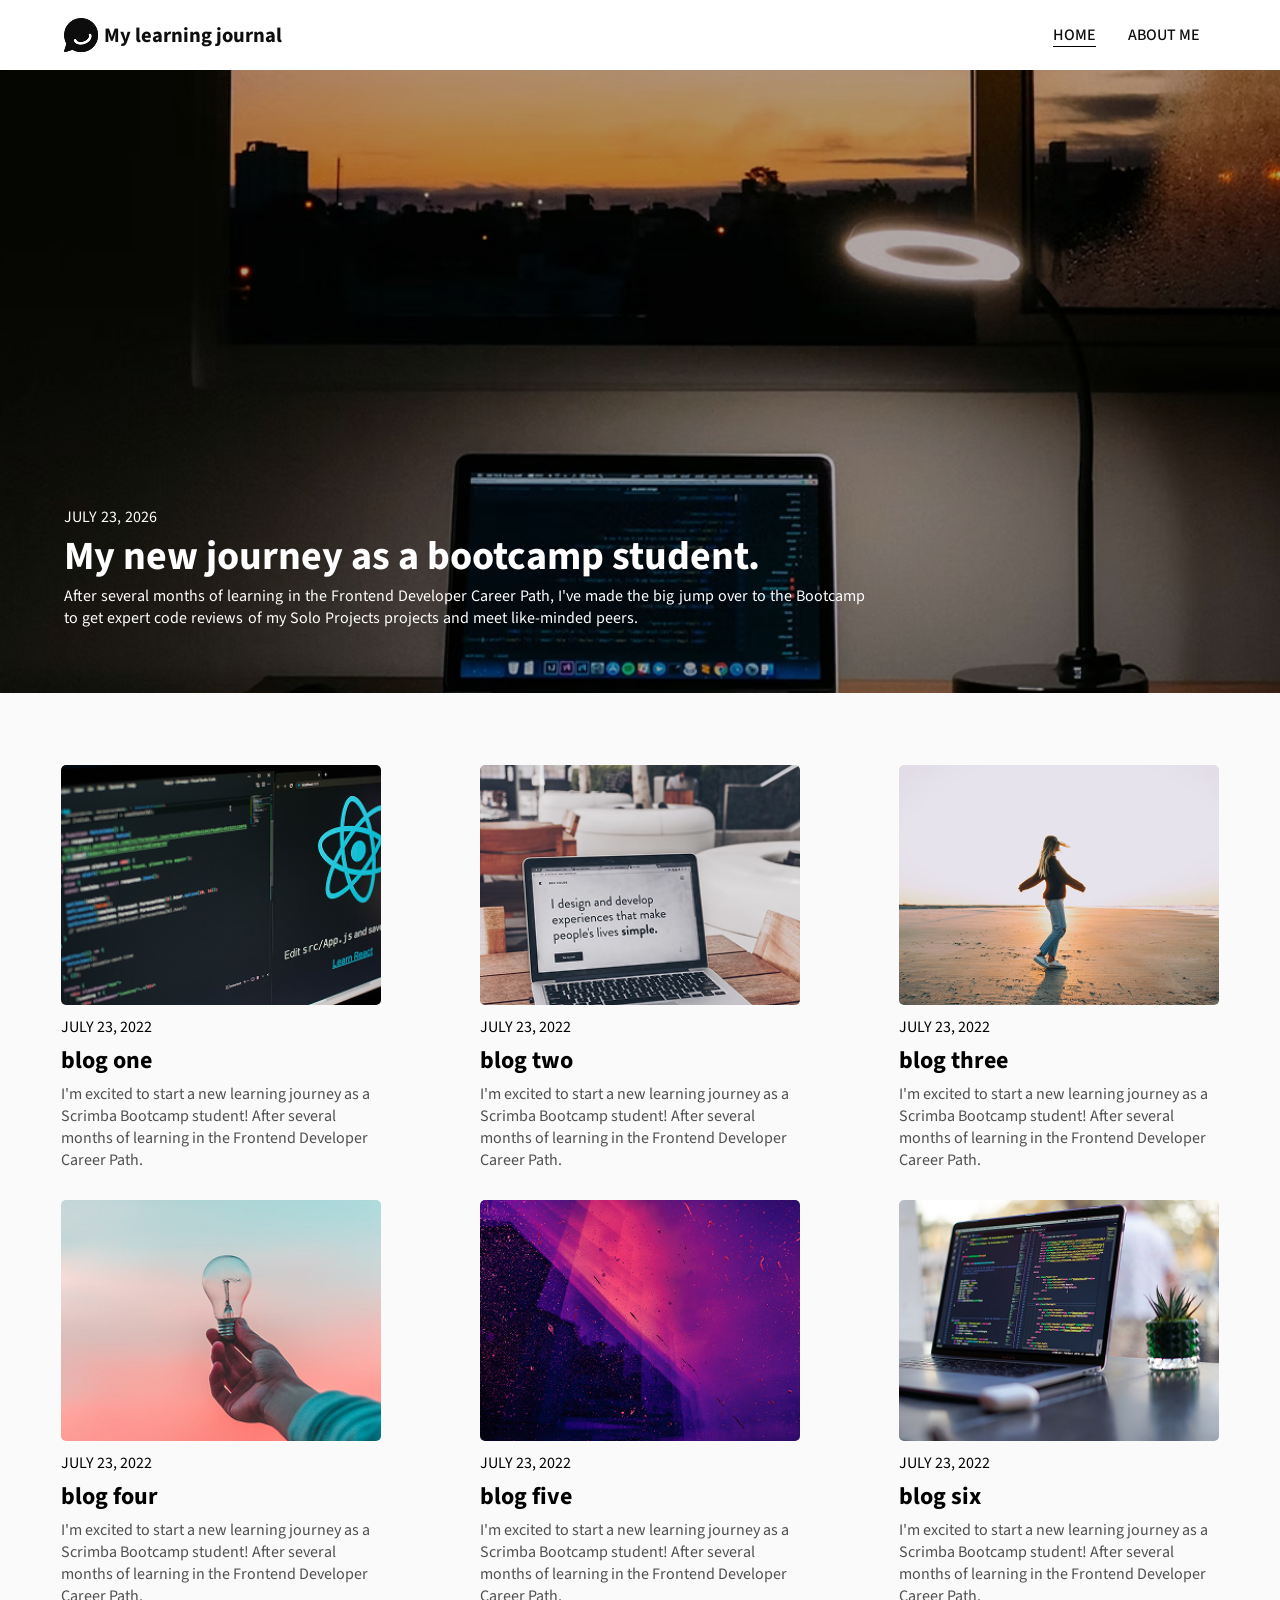
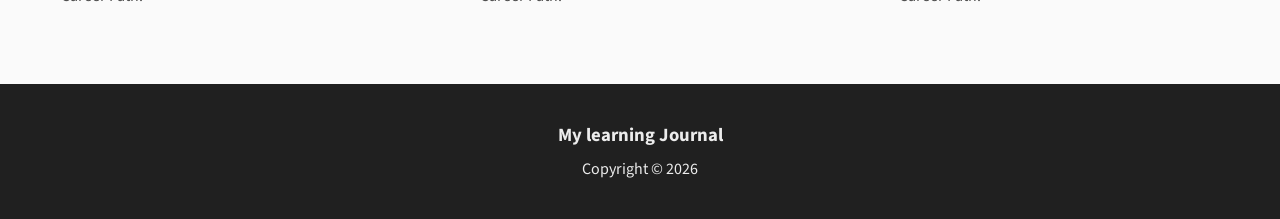
<file: index.html>
<!DOCTYPE html>
<html lang="en">

<head>
    <meta charset="UTF-8">
    <meta name="viewport" content="width=device-width, initial-scale=1.0">
    <title>My learning Journal</title>
    <link rel="stylesheet" href="style.css">
    <link rel="preconnect" href="https://fonts.googleapis.com">
    <link rel="preconnect" href="https://fonts.gstatic.com" crossorigin>
    <link href="https://fonts.googleapis.com/css2?family=Source+Sans+3:ital,wght@0,200..900;1,200..900&display=swap"
        rel="stylesheet">
</head>

<body>
    <nav class="navbar">
        <div class="logo">
            <img src="images/logo.png" alt="">
            <h3>My learning journal</h3>
        </div>
        <ul>
            <li><a class="active" href="#">Home</a></li>
            <li><a href="/about-me.html">About me</a></li>
        </ul>
    </nav>
    <main>
        <div class="featured-blog">

            <p class="blog-date">JULY 23, 2026</p>
            <a href="/single-post.html">
                <h2 class="blog-title">My new journey as a bootcamp student.</h2>
            </a>
            <p class="blog-description">After several months of learning in the Frontend Developer Career Path, I've
                made the big jump over to the Bootcamp to get expert code reviews of my Solo Projects projects and meet
                like-minded peers.</p>

        </div>
        <div class="blog-container">
            <div class="blog">
                <img class="blog-image" src="images/blog-image-01.png" alt="">
                <p class="blog-date">JULY 23, 2022</p>
                <h2 class="blog-title">blog one</h2>
                <p class="blog-description">I'm excited to start a new learning journey as a Scrimba Bootcamp student!
                    After several months of learning in the Frontend Developer Career Path.</p>
            </div>
            <div class="blog">
                <img class="blog-image" src="images/blog-image-02.png" alt="">
                <p class="blog-date">JULY 23, 2022</p>
                <h2 class="blog-title">blog two</h2>
                <p class="blog-description">I'm excited to start a new learning journey as a Scrimba Bootcamp student!
                    After several months of learning in the Frontend Developer Career Path.</p>
            </div>

            <div class="blog">
                <img class="blog-image" src="images/blog-image-03.png" alt="">
                <p class="blog-date">JULY 23, 2022</p>
                <h2 class="blog-title">blog three</h2>
                <p class="blog-description">I'm excited to start a new learning journey as a Scrimba Bootcamp student!
                    After several months of learning in the Frontend Developer Career Path.</p>
            </div>
            <div class="blog">
                <img class="blog-image" src="images/blog-image-04.png" alt="">
                <p class="blog-date">JULY 23, 2022</p>
                <h2 class="blog-title">blog four</h2>
                <p class="blog-description">I'm excited to start a new learning journey as a Scrimba Bootcamp student!
                    After several months of learning in the Frontend Developer Career Path.</p>
            </div>
            <div class="blog">
                <img class="blog-image" src="images/blog-image-05.png" alt="">
                <p class="blog-date">JULY 23, 2022</p>
                <h2 class="blog-title">blog five</h2>
                <p class="blog-description">I'm excited to start a new learning journey as a Scrimba Bootcamp student!
                    After several months of learning in the Frontend Developer Career Path.</p>
            </div>
            <div class="blog">
                <img class="blog-image" src="images/blog-image-06.png" alt="">
                <p class="blog-date">JULY 23, 2022</p>
                <h2 class="blog-title">blog six</h2>
                <p class="blog-description">I'm excited to start a new learning journey as a Scrimba Bootcamp student!
                    After several months of learning in the Frontend Developer Career Path.</p>
            </div>
        </div>


    </main>
    <footer>
        <h3>My learning Journal</h3>
        <p>Copyright &copy; 2026</p>
    </footer>
</body>

</html>
</file>
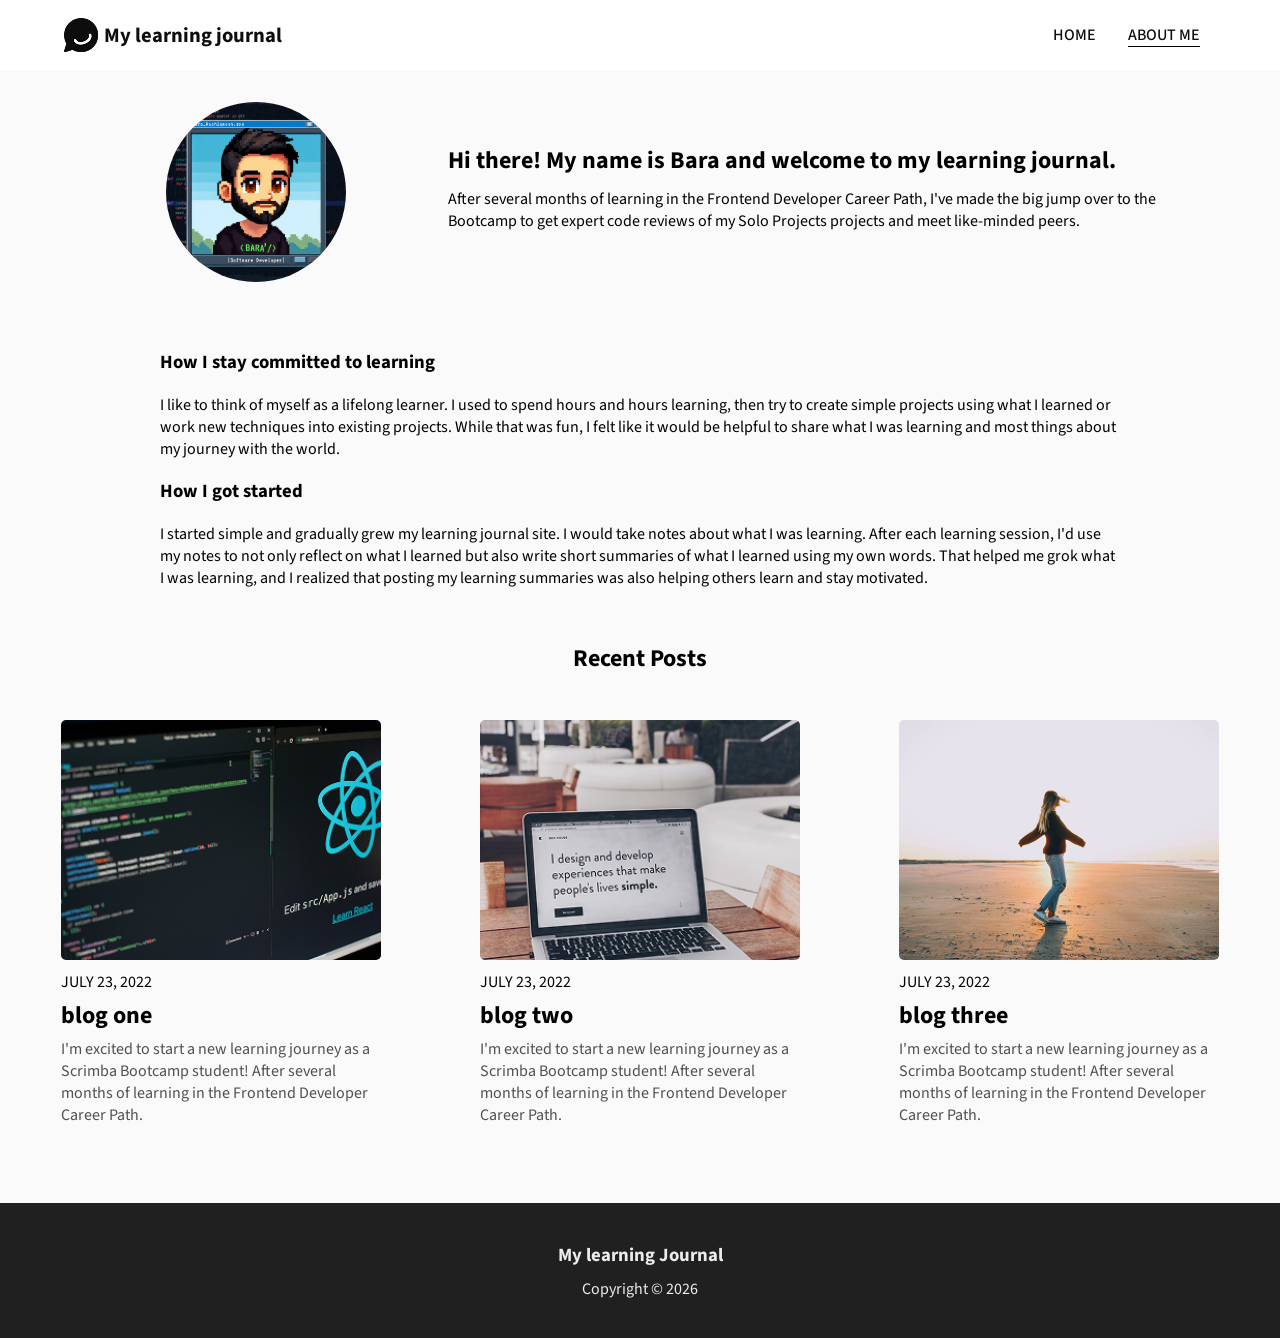
<file: about-me.html>
<!DOCTYPE html>
<html lang="en">

<head>
    <meta charset="UTF-8">
    <meta name="viewport" content="width=device-width, initial-scale=1.0">
    <title>My learning Journal</title>
    <link rel="stylesheet" href="style.css">
    <link rel="preconnect" href="https://fonts.googleapis.com">
    <link rel="preconnect" href="https://fonts.gstatic.com" crossorigin>
    <link href="https://fonts.googleapis.com/css2?family=Source+Sans+3:ital,wght@0,200..900;1,200..900&display=swap"
        rel="stylesheet">
</head>

<body>
    <nav class="navbar">
        <div class="logo">
            <img src="images/logo.png" alt="">
            <h3>My learning journal</h3>
        </div>
        <ul>
            <li><a href="/index.html">Home</a></li>
            <li><a class="active" href="#">About me</a></li>
        </ul>
    </nav>
    <about>
        <div class="about-me">
            <img class="avatar" src="images/user-avatar.png" alt="">
            <h2 class="about-title">Hi there! My name is Bara and welcome to my learning journal.</h2>
            <p class="about-description">After several months of learning in the Frontend Developer Career Path, I've
                made the big jump over to the Bootcamp to get expert code reviews of my Solo Projects projects and meet
                like-minded peers.</p>
        </div>
        <div class="about-content">
            <h3>How I stay committed to learning</h3>
            <p>
                I like to think of myself as a lifelong learner. I used to spend hours and hours learning, then try
                to create simple projects using what I learned or work new techniques into existing projects.

                While that was fun, I felt like it would be helpful to share what I was learning and most things
                about my journey with the world.
            </p>
            <h3>How I got started</h3>
            <p>
                I started simple and gradually grew my learning journal site. I would take notes about what I was
                learning. After each learning session, I'd use my notes to not only reflect on what I learned but
                also write short summaries of what I learned using my own words.

                That helped me grok what I was learning, and I realized that posting my learning summaries was also
                helping others learn and stay motivated.
            </p>
        </div>
        <div class="recent">
            <h2>Recent Posts</h2>
        </div>

        <div class="blog-container">

            <div class="blog">
                <img class="blog-image" src="images/blog-image-01.png" alt="">
                <p class="blog-date">JULY 23, 2022</p>
                <h2 class="blog-title">blog one</h2>
                <p class="blog-description">I'm excited to start a new learning journey as a Scrimba Bootcamp student!
                    After several months of learning in the Frontend Developer Career Path.</p>
            </div>
            <div class="blog">
                <img class="blog-image" src="images/blog-image-02.png" alt="">
                <p class="blog-date">JULY 23, 2022</p>
                <h2 class="blog-title">blog two</h2>
                <p class="blog-description">I'm excited to start a new learning journey as a Scrimba Bootcamp student!
                    After several months of learning in the Frontend Developer Career Path.</p>
            </div>

            <div class="blog">
                <img class="blog-image" src="images/blog-image-03.png" alt="">
                <p class="blog-date">JULY 23, 2022</p>
                <h2 class="blog-title">blog three</h2>
                <p class="blog-description">I'm excited to start a new learning journey as a Scrimba Bootcamp student!
                    After several months of learning in the Frontend Developer Career Path.</p>
            </div>

        </div>
    </about>
    <footer>
        <h3>My learning Journal</h3>
        <p>Copyright &copy; 2026</p>
    </footer>
</body>

</html>
</file>
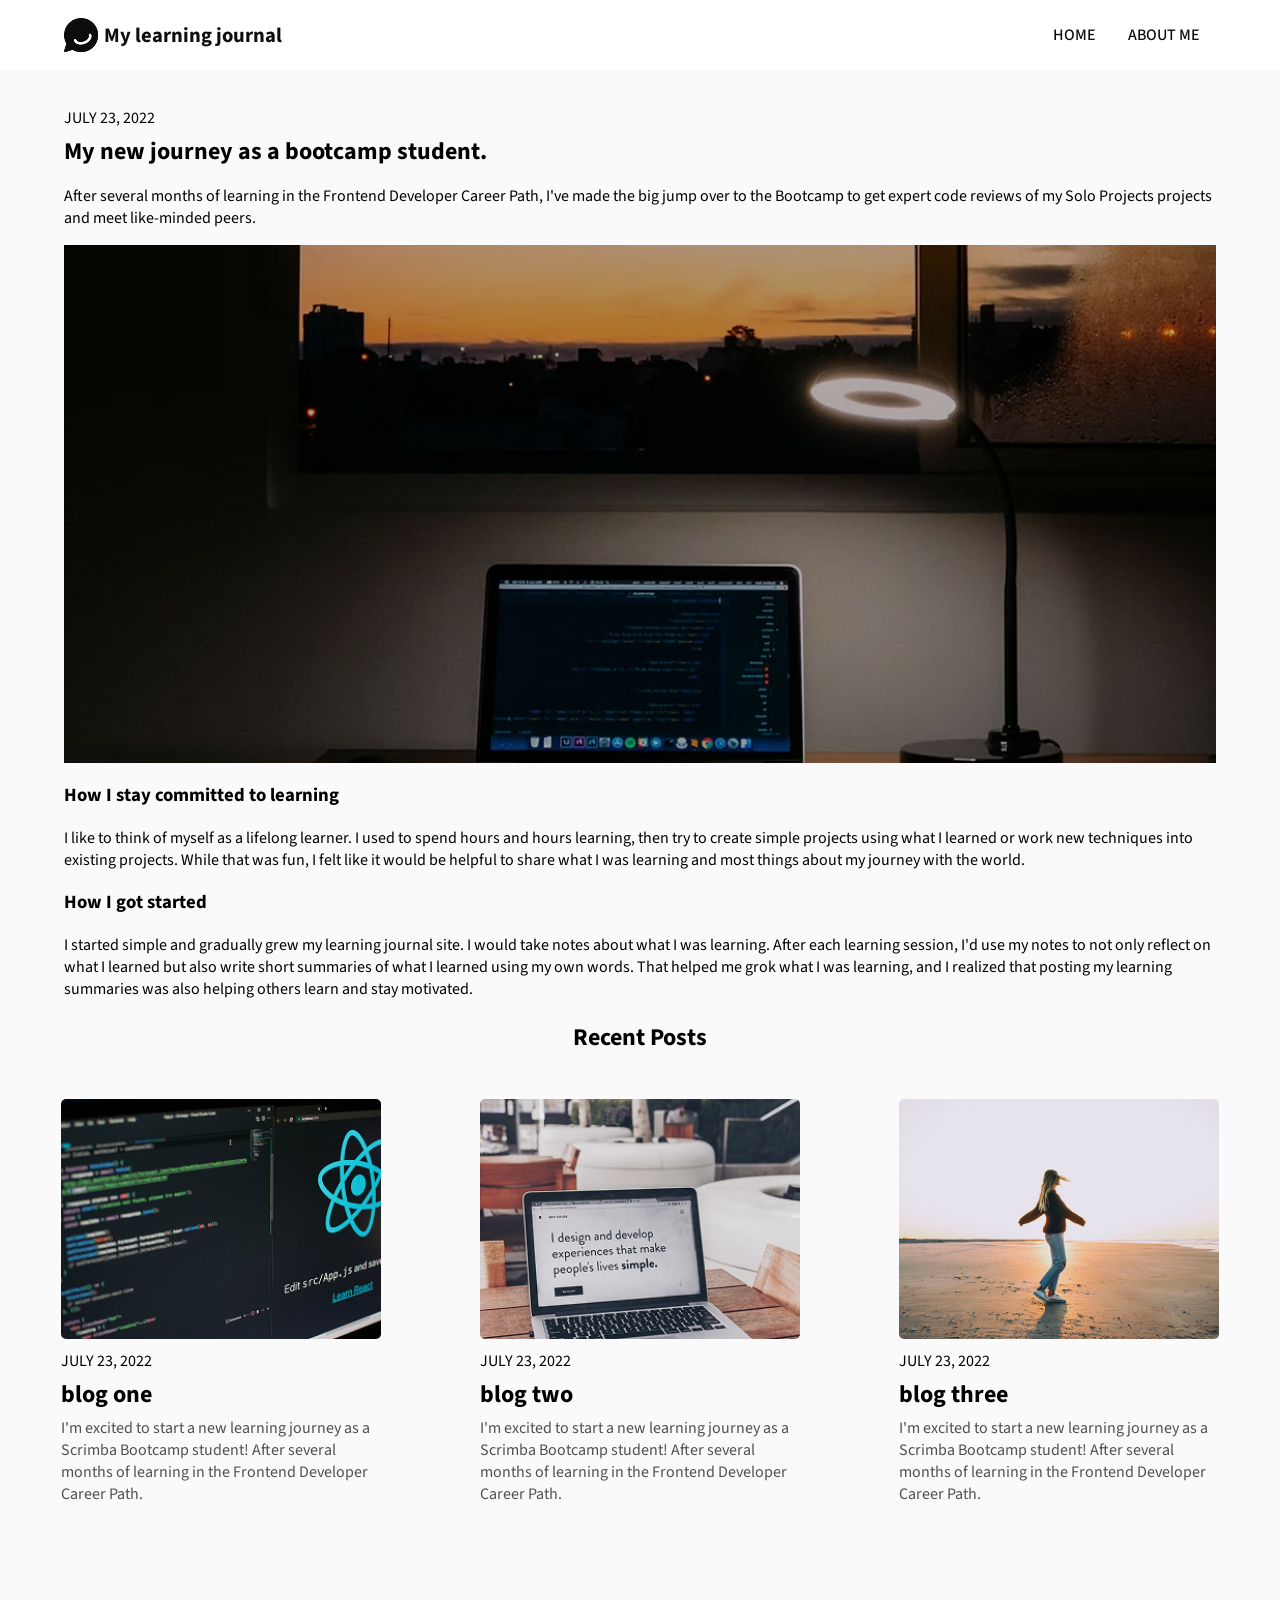
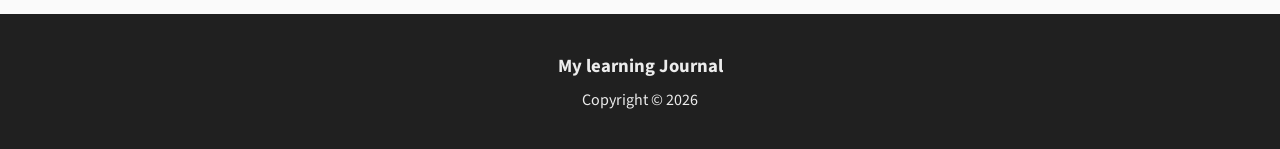
<file: single-post.html>
<!DOCTYPE html>
<html lang="en">

<head>
    <meta charset="UTF-8">
    <meta name="viewport" content="width=device-width, initial-scale=1.0">
    <title>My learning Journal</title>
    <link rel="stylesheet" href="style.css">
    <link rel="preconnect" href="https://fonts.googleapis.com">
    <link rel="preconnect" href="https://fonts.gstatic.com" crossorigin>
    <link href="https://fonts.googleapis.com/css2?family=Source+Sans+3:ital,wght@0,200..900;1,200..900&display=swap"
        rel="stylesheet">
</head>

<body>
    <nav class="navbar">
        <div class="logo">
            <img src="images/logo.png" alt="">
            <h3>My learning journal</h3>
        </div>
        <ul>
            <li><a href="/index.html">Home</a></li>
            <li><a href="/about-me.html">About me</a></li>
        </ul>
    </nav>
    <content>
        <div class="single-blog">
            <p class="blog-date">JULY 23, 2022</p>
            <h2 class="blog-title">My new journey as a bootcamp student.</h2>
            <div class="blog-content">
                <p>After several months of learning in the Frontend Developer Career Path, I've made the big jump over
                    to the Bootcamp to get expert code reviews of my Solo Projects projects and meet like-minded peers.
                </p>
                <img id="blog-img" src="images/blog-image-hero.png" alt="">
                <h3>How I stay committed to learning</h3>
                <p>
                    I like to think of myself as a lifelong learner. I used to spend hours and hours learning, then try
                    to create simple projects using what I learned or work new techniques into existing projects.

                    While that was fun, I felt like it would be helpful to share what I was learning and most things
                    about my journey with the world.
                </p>
                <h3>How I got started</h3>
                <p>
                    I started simple and gradually grew my learning journal site. I would take notes about what I was
                    learning. After each learning session, I'd use my notes to not only reflect on what I learned but
                    also write short summaries of what I learned using my own words.

                    That helped me grok what I was learning, and I realized that posting my learning summaries was also
                    helping others learn and stay motivated.
                </p>

            </div>

        </div>
        <div class="recent">
            <h2>Recent Posts</h2>
        </div>
        <div class="blog-container">

            <div class="blog">
                <img class="blog-image" src="images/blog-image-01.png" alt="">
                <p class="blog-date">JULY 23, 2022</p>
                <h2 class="blog-title">blog one</h2>
                <p class="blog-description">I'm excited to start a new learning journey as a Scrimba Bootcamp student!
                    After several months of learning in the Frontend Developer Career Path.</p>
            </div>
            <div class="blog">
                <img class="blog-image" src="images/blog-image-02.png" alt="">
                <p class="blog-date">JULY 23, 2022</p>
                <h2 class="blog-title">blog two</h2>
                <p class="blog-description">I'm excited to start a new learning journey as a Scrimba Bootcamp student!
                    After several months of learning in the Frontend Developer Career Path.</p>
            </div>

            <div class="blog">
                <img class="blog-image" src="images/blog-image-03.png" alt="">
                <p class="blog-date">JULY 23, 2022</p>
                <h2 class="blog-title">blog three</h2>
                <p class="blog-description">I'm excited to start a new learning journey as a Scrimba Bootcamp student!
                    After several months of learning in the Frontend Developer Career Path.</p>
            </div>

        </div>

    </content>
    <footer>
        <h3>My learning Journal</h3>
        <p>Copyright &copy; 2026</p>
    </footer>
</body>

</html>
</file>
<file: style.css>
```css

/* =========================
   RESET / BASE
========================= */
*,
*::before,
*::after {
    box-sizing: border-box;
}

html,
body {
    margin: 0;
    padding: 0;
    height: 100%;
}

body {
    font-family: "Source Sans 3", sans-serif;
    min-height: 100vh;
    max-width: 1280px;
    margin: auto;
    background-color: #FAFAFA;

    display: flex;
    flex-direction: column;
}

/* =========================
   GLOBAL ELEMENTS
========================= */
ul {
    list-style: none;
    display: flex;
}

a {
    text-decoration: none;
}

/* =========================
   LAYOUT
========================= */
main,
about {
    display: grid;
    grid-template-columns: repeat(12, 1fr);
    flex: 1;
}

content {
    margin: 2rem 0;
}

/* =========================
   HEADER
========================= */
.navbar {
    height: 83px;
    padding: 0 4rem;
    background-color: #fff;

    display: flex;
    justify-content: space-between;
    align-items: center;
}

.logo {
    display: flex;
    align-items: center;
    gap: 0.3rem;

    color: #0E0E0E;
    font-size: 1.1rem;
}

.logo img {
    width: 35px;
    height: 35px;
}

li {
    margin: 0 1rem;
}

li a {
    color: #0E0E0E;
    text-transform: uppercase;
    font-weight: 500;
}

li a:hover,
li a.active {
    border-bottom: 1.5px solid #000;
}

/* =========================
   ABOUT PAGE
========================= */
.about-me,
.about-content,
.recent,
.featured-blog,
.blog-container {
    grid-column: 1 / -1;
}

.about-me {
    padding: 2rem 4rem;
    margin: 0;

    display: grid;
    grid-template-columns: repeat(3, 1fr);
    grid-template-rows: auto auto;
    align-items: center;
    justify-items: center;

    grid-template-areas:
        "image title title"
        "image descr descr";
}

.about-content {
    padding: 1rem 10rem;
    margin: 0;
}

.avatar {
    grid-area: image;
    width: 180px;
    margin: 0;
    border-radius: 50%;
}

.about-title {
    grid-area: title;
    margin: 0;
    justify-self: start;
    align-self: flex-end;
}

.about-description {
    grid-area: descr;
    margin: 10px 0;
    align-self: flex-start;
}

.recent {
    text-align: center;
}

/* =========================
   FEATURED BLOG
========================= */
.featured-blog {
    min-height: 55vh;
    padding: 4rem;
    margin-bottom: 3rem;

    color: #fff;
    background: url(images/blog-image-hero.png) center / cover no-repeat;

    display: flex;
    flex-direction: column;
    justify-content: end;
}

.featured-blog h2 {
    margin: 0;
    font-size: 2.5rem;
}

.featured-blog p {
    margin: 0;
    max-width: 70%;
    font-size: 1rem;
    word-spacing: 1.1px;
}

.featured-blog a {
    color: #fff;
}

.featured-blog a:hover {
    text-decoration: underline;
}

.featured-blog .blog-description {
    color: #fff;
}

/* =========================
   SINGLE BLOG PAGE
========================= */
.blog-content {
    padding: 0 4rem;
}

#blog-img {
    display: block;
    width: 90vw;
    max-width: 1200px;
    margin: auto;
}

.single-blog .blog-date,
.single-blog .blog-title {
    padding: 0 4rem;
}

/* =========================
   BLOG GRID
========================= */
.blog-container {
    padding: 1.5rem;
    gap: 1.5rem;

    display: grid;
    grid-template-columns: repeat(auto-fit, minmax(390px, 1fr));
    justify-items: center;
    align-items: center;
}

.blog {
    text-align: center;
}

.blog-image {
    max-width: 100%;
    border-radius: 5px;
}

.blog-date,
.blog-title,
.blog-description {
    margin: 5px 0;
}

.blog-container .blog-image,
.blog-container .blog-date,
.blog-container .blog-title,
.blog-container .blog-description {
    width: 100%;
    max-width: 320px;
}

.blog-container .blog-date,
.blog-container .blog-title,
.blog-container .blog-description {
    margin-inline: auto;
    text-align: left;
}

.blog-description {
    max-width: 80%;
    color: #505050;
}

/* =========================
   FOOTER
========================= */
footer {
    width: 100%;
    min-height: 15vh;
    margin-top: 3rem;

    background-color: #202020;
    color: #ECECEC;
    text-align: center;

    display: flex;
    flex-direction: column;
    justify-content: center;
    gap: 10px;
}

footer h3,
footer p {
    margin: 0;
}

/* =========================
   MOBILE
========================= */
@media (max-width: 560px) {

    /* header */
    .navbar {
        padding: 0 1rem;
    }

    .navbar h3 {
        font-size: 1.1rem;
    }

    ul {
        width: 55%;
        padding: 0;
        justify-content: end;
    }

    ul li {
        padding: 0;
        font-size: 1rem;
        text-align: center;
    }

    /* featured */
    .featured-blog {
        max-height: 70vh;
        padding: 2rem;
        margin-bottom: 5px;
        background: url(images/article-image-hero.png) center / cover no-repeat;
    }

    .featured-blog h2 {
        font-size: 2rem;
        line-height: 1.2;
    }

    .featured-blog p {
        max-width: 100%;
    }

    /* blog */
    .blog-container {
        grid-template-columns: 1fr;
        margin: 0;
    }

    .blog-image {
        display: block;
        min-width: 100%;
        margin: auto;
    }

    /* about */
    .about-me {
        margin-top: 2rem;
        padding: 1.5rem;
        gap: 1rem;

        grid-template-columns: 1fr;
        grid-template-areas:
            "image"
            "title"
            "descr";

        justify-items: start;
        align-items: start;
    }

    .about-description {
        margin: 0;
    }

    .about-content {
        padding: 1.5rem;
    }

    /* single blog */
    .blog-content,
    .single-blog .blog-date,
    .single-blog .blog-title {
        padding: 0 1.5rem;
    }

    /* misc */
    .recent {
        margin-top: 50px;
        line-height: 0;
    }

    footer {
        min-height: 15vh;
    }
}
</file>
